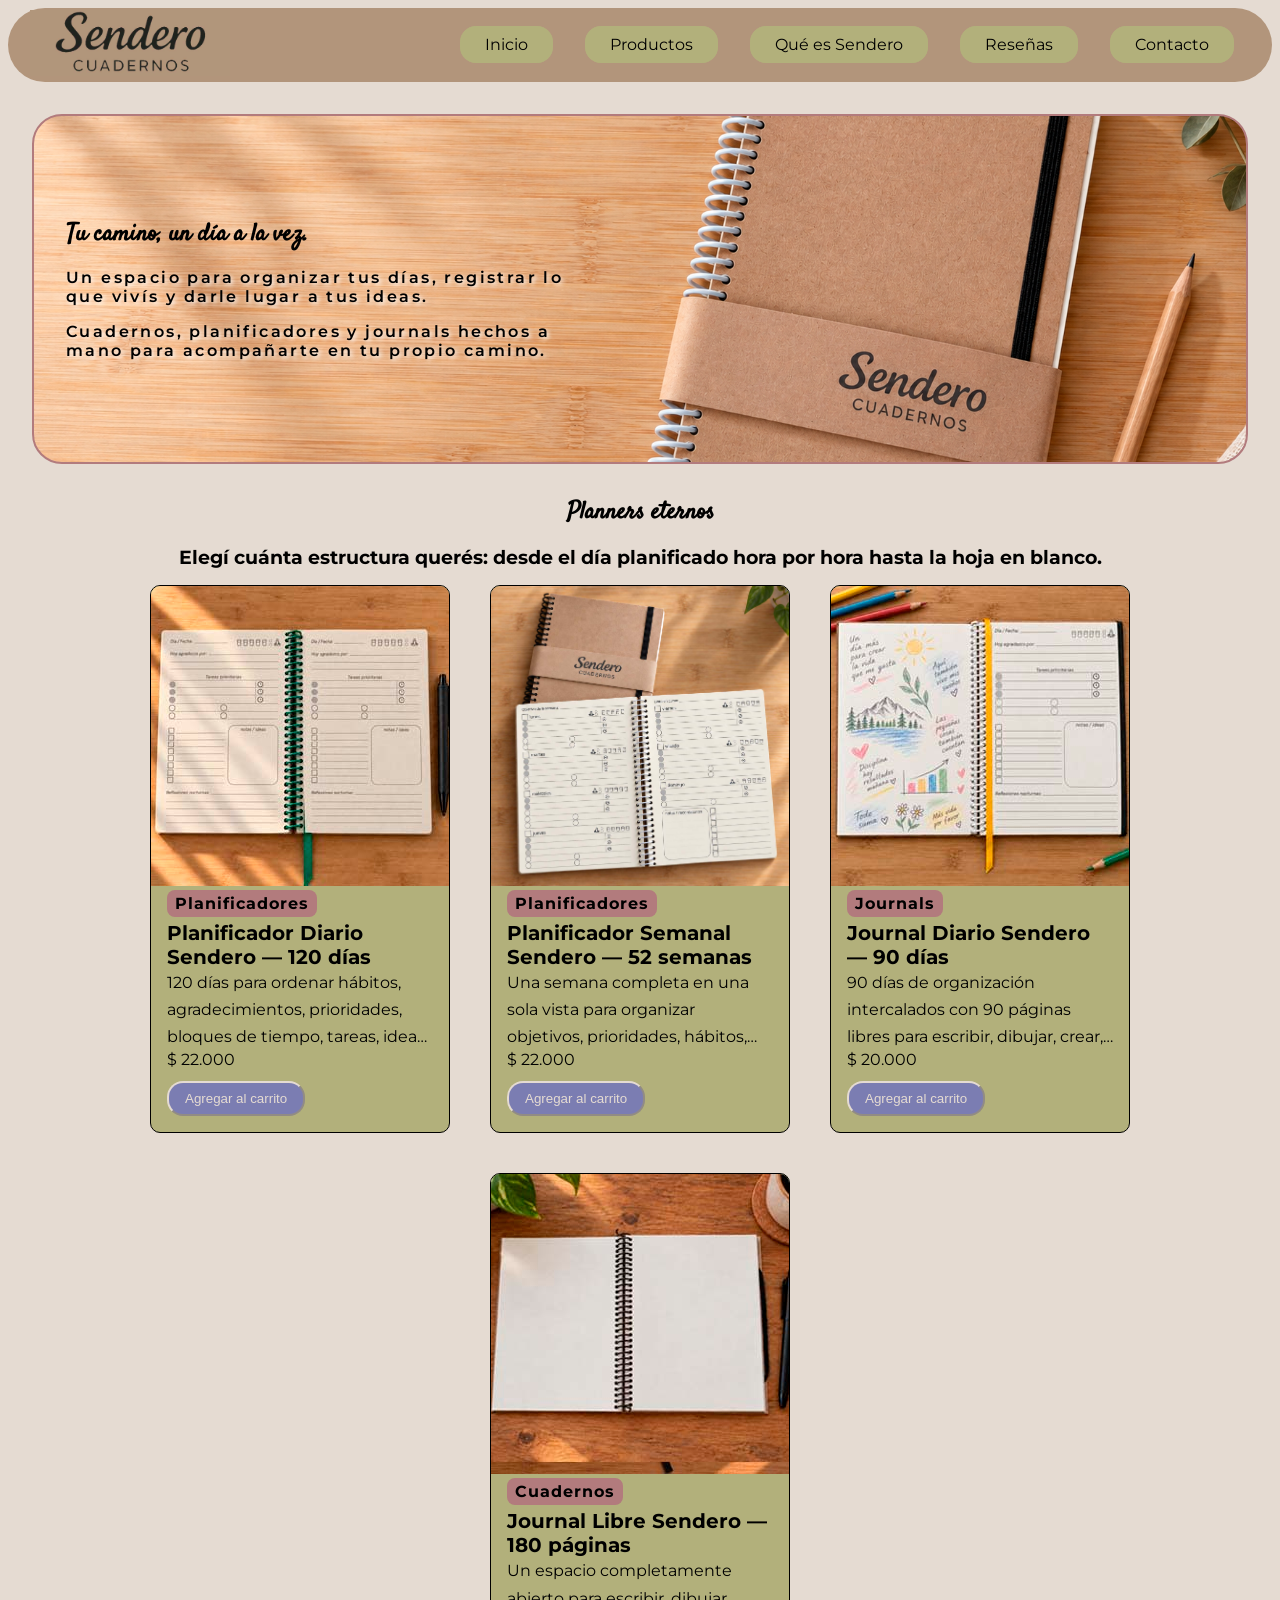
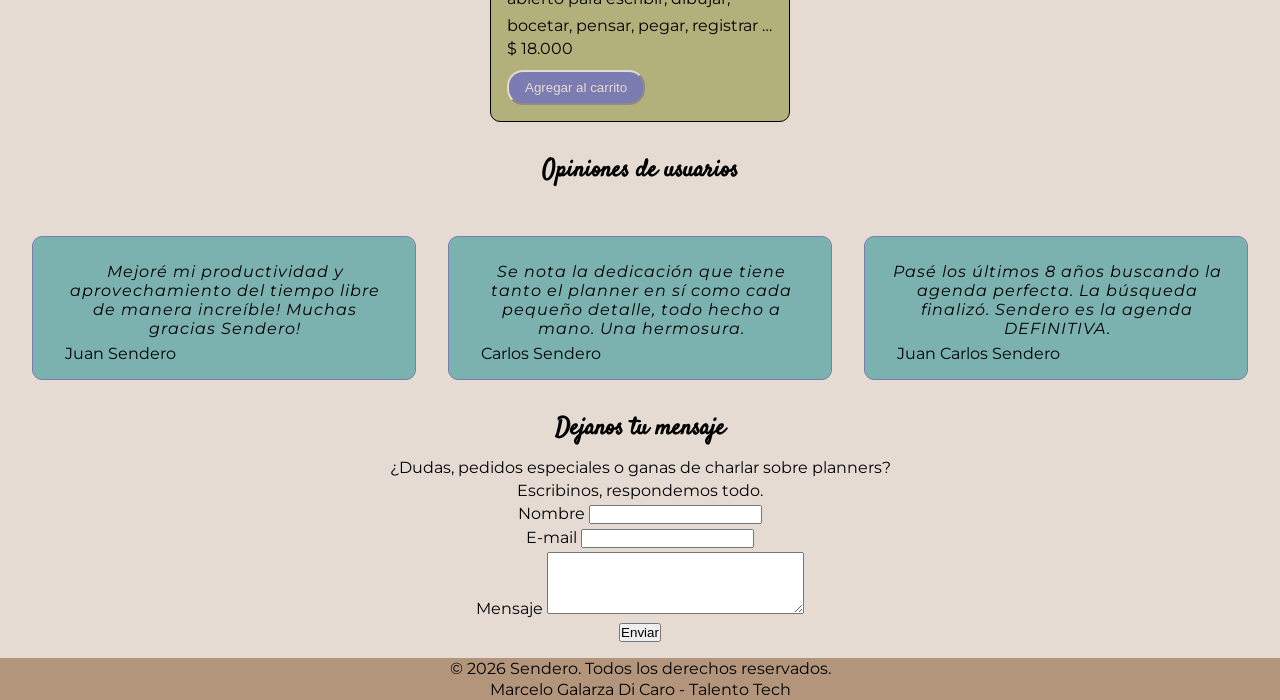
<file: index.html>
<!DOCTYPE html>
<html lang="es">
<head>
    <meta charset="UTF-8">
    <meta name="viewport" content="width=device-width, initial-scale=1.0">
    <title>Sendero</title>
    <link rel="stylesheet" href="./css/style.css">

    <link rel="preconnect" href="https://fonts.googleapis.com">
    <link rel="preconnect" href="https://fonts.gstatic.com" crossorigin>
    <link href="https://fonts.googleapis.com/css2?family=Montserrat:ital,wght@0,100..900;1,100..900&family=Satisfy&display=swap" rel="stylesheet">


</head>

<body>

    <header>
        
        <a href="./index.html">
            <img src="./assets/img/logo-sendero.jpg" alt="Logo Sendero" class="Logo">
        </a>

        <nav class="menu">
            <ul class="menu-principal">
                <li><a href="./">Inicio</a></li>
                <li><a href="#product">Productos</a></li>
                <li><a href="./pages/que-es-sendero.html">Qué es Sendero</a></li>
                <li><a href="#review">Reseñas</a></li>
                <li><a href="#contact">Contacto</a></li>
            </ul>
        </nav>

    </header>

    <main>
        <section class="container-main">
            <div class="description">
                <h1>Tu camino, un día a la vez.</h1>
                <p>Un espacio para organizar tus días, registrar lo que vivís y darle lugar a tus ideas.</p>
                <p>Cuadernos, planificadores y journals hechos a mano para acompañarte en tu propio camino.</p>
            </div>
        </section>
    </main>    
    
    <div class="container-product">

        <h2>Planners eternos</h2>
        <h3 class="description">
            Elegí cuánta estructura querés: desde el día planificado hora por hora hasta la hoja en blanco.
        </h3>
        <section id="product" class="product-container">
            

            <article class="product-card">

                <img src="./assets/img/producto-planificador-diario.jpg" alt="Planificador Diario Sendero" loading="lazy" class="product-img"> 

                <div class="product-content">
                    
                    <span class="product-category">Planificadores</span>
                    
                    <h4 class="product-title">Planificador Diario Sendero — 120 días</h4>
                    
                    <p class="product-description">120 días para ordenar hábitos, agradecimientos, prioridades, bloques de tiempo, tareas, ideas y reflexiones nocturnas.</p>
                    
                    <p class="product-price">
                        <span>$</span>
                        <span>22.000</span>
                    </p>

                    <button type="button" class="product-button">Agregar al carrito</button>


                </div>

            </article>

            <article class="product-card">

                <img src="./assets/img/producto-semanal-productivo.jpg" alt="Planificador semanal Sendero" loading="lazy" class="product-img"> 

                <div class="product-content">
                    
                    <span class="product-category">Planificadores</span>
                    
                    <h4 class="product-title">Planificador Semanal Sendero — 52 semanas</h4>
                    
                    <p class="product-description">Una semana completa en una sola vista para organizar objetivos, prioridades, hábitos, tareas y recordatorios.</p>
                    
                    <p class="product-price">
                        <span>$</span>
                        <span>22.000</span>
                    </p>

                    <button type="button" class="product-button">Agregar al carrito</button>

                </div>

            </article>


            <article class="product-card">

                <img src="./assets/img/producto-journal-diario.jpg" alt="Journal Diario Sendero" loading="lazy" class="product-img"> 

                <div class="product-content">
                    
                    <span class="product-category">Journals</span>
                    
                    <h4 class="product-title">Journal Diario Sendero — 90 días</h4>
                    
                    <p class="product-description">90 días de organización intercalados con 90 páginas libres para escribir, dibujar, crear, registrar o simplemente dejar espacio. Estructura cuando la necesitás, libertad cuando la querés.</p>
                    
                    <p class="product-price">
                        <span>$</span>
                        <span>20.000</span>
                    </p>

                    <button type="button" class="product-button">Agregar al carrito</button>


                </div>

            </article>

            <article class="product-card">

                <img src="./assets/img/producto-cuaderno-libre.jpg" alt="Journal Libre liso" loading="lazy" class="product-img"> 

                <div class="product-content">
                    
                    <span class="product-category">Cuadernos</span>
                    
                    <h4 class="product-title">Journal Libre Sendero — 180 páginas</h4>
                    
                    <p class="product-description">Un espacio completamente abierto para escribir, dibujar, bocetar, pensar, pegar, registrar o explorar sin una estructura predefinida.</p>
                    
                    <p class="product-price">
                        <span>$</span>
                        <span>18.000</span>
                    </p>

                    <button type="button" class="product-button">Agregar al carrito</button>


                </div>

            </article>
            
        
        </section>
        
    </div>

    <section id="review" class="container-review">
        <h2>Opiniones de usuarios</h2>

        <div class="review-grid">
            <article class="review-card">
                
                <p>Mejoré mi productividad y aprovechamiento del tiempo libre de manera increíble! Muchas gracias Sendero!</p>
                
                <span>Juan Sendero</span>

            </article>
            <article class="review-card">

                <p>Se nota la dedicación que tiene tanto el planner en sí como cada pequeño detalle, todo hecho a mano. Una hermosura.</p>
                
                <span>Carlos Sendero</span>

            </article>
            <article class="review-card">

                <p>Pasé los últimos 8 años buscando la agenda perfecta. La búsqueda finalizó. Sendero es la agenda DEFINITIVA.</p>
                
                <span>Juan Carlos Sendero</span>

            </article>
        </div>
    </section>    
        
    <section id="contact" class="container-contact">

        <form action="https://formspree.io/f/mljgbwgl" method="POST">
            <fieldset class="contact-field">
                <legend class="contact-legend"><h2>Dejanos tu mensaje</h2></legend>
                <p>¿Dudas, pedidos especiales o ganas de charlar sobre planners? </p>
                <p> Escribinos, respondemos todo.</p>
                <div>
                    <label for="name">Nombre</label>
                    <input type="text" id="name" name="name" required>
                </div>
                <div>
                    <label for="email">E-mail</label>
                    <input type="email" id="email" name="email" required>
                </div>
                <div>
                    <label for="message">Mensaje</label>
                    <textarea name="message" id="message" rows="4" cols="30" required></textarea>
                </div>
                
                <button type="submit">Enviar</button>
            </fieldset>
        </form>


    </section>

    <footer>
        <p>&copy; 2026 Sendero. Todos los derechos reservados.</p>
        <p>Marcelo Galarza Di Caro - Talento Tech</p>
    </footer>
    
</body>

</html>
</file>
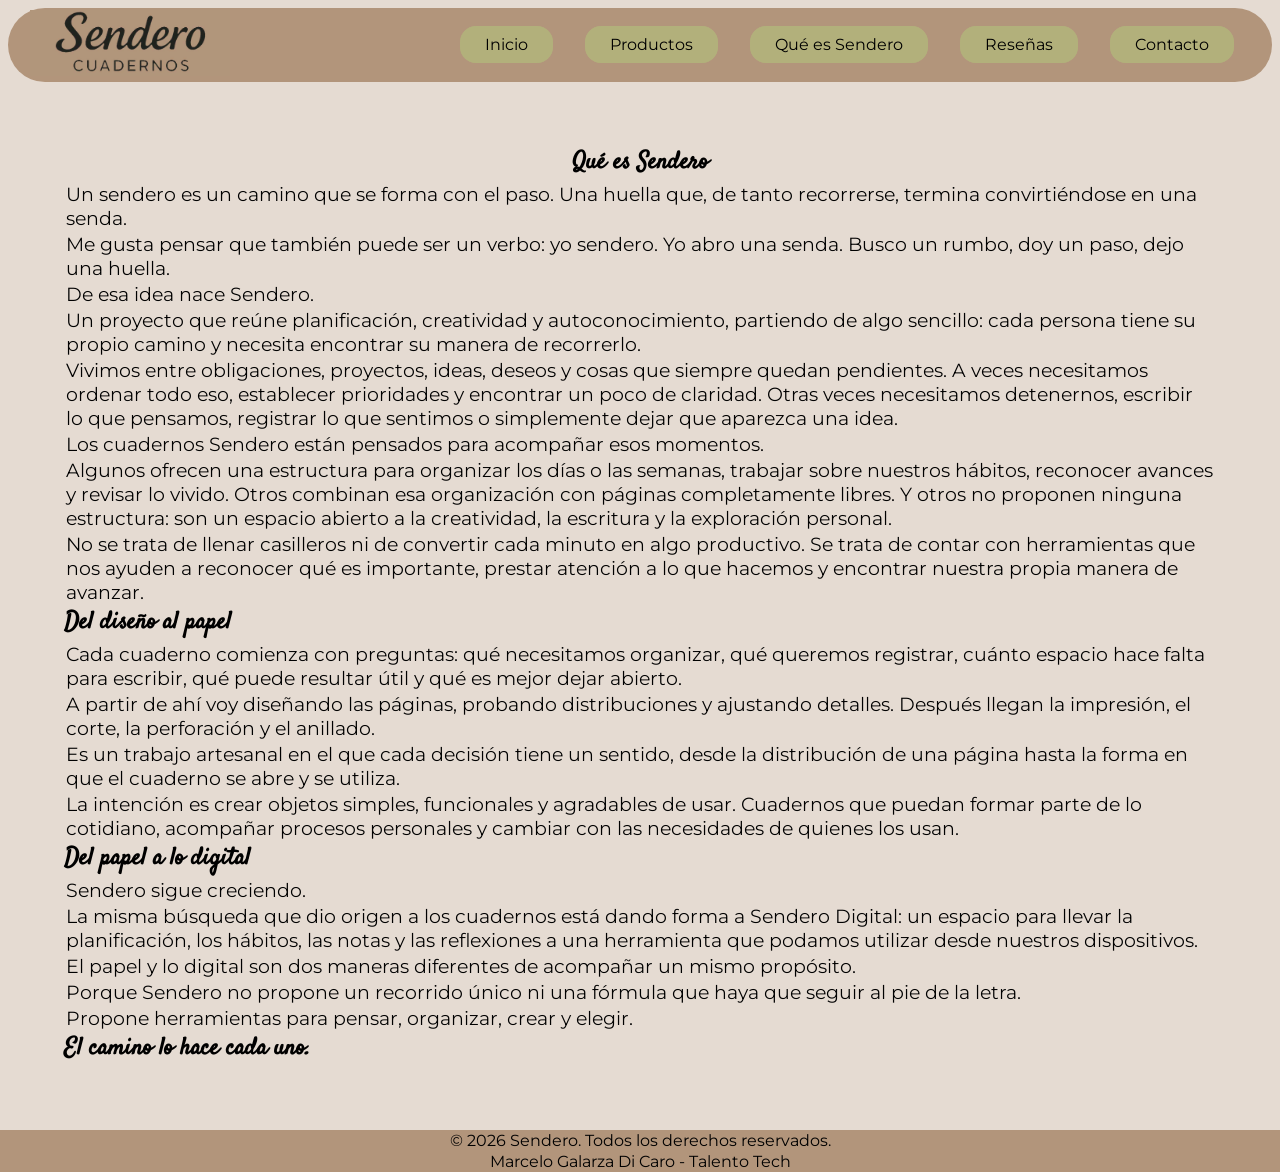
<file: pages/que-es-sendero.html>
<!DOCTYPE html>
<html lang="en">
<head>
    <meta charset="UTF-8">
    <meta name="viewport" content="width=device-width, initial-scale=1.0">
    <title>Qué es Sendero</title>
    <link rel="stylesheet" href="../css/style.css">
    
    <link rel="preconnect" href="https://fonts.googleapis.com">
    <link rel="preconnect" href="https://fonts.gstatic.com" crossorigin>
    <link href="https://fonts.googleapis.com/css2?family=Montserrat:ital,wght@0,100..900;1,100..900&family=Satisfy&display=swap" rel="stylesheet">

</head>
<body>
    <header> 
        <a href="../index.html">
            <img src="../assets/img/logo-sendero.jpg" alt="Logo Sendero" class="Logo">
        </a>
        <nav class="menu">
            <ul class="menu-principal">
                <li><a href="../index.html">Inicio</a></li>
                <li><a href="../index.html#product">Productos</a></li>
                <li><a href="#">Qué es Sendero</a></li>
                <li><a href="../index.html#review">Reseñas</a></li>
                <li><a href="../index.html#contact">Contacto</a></li>
            </ul>
        </nav>
    </header>

    <main>
        <section class="que-es-sendero">
            <h1>Qué es Sendero</h1>

            <p>
            Un sendero es un camino que se forma con el paso. Una huella que, de tanto recorrerse, termina convirtiéndose en una senda.
            </p>
            <p>
            Me gusta pensar que también puede ser un verbo: yo sendero. Yo abro una senda. Busco un rumbo, doy un paso, dejo una huella.
            </p>
            <p>
            De esa idea nace Sendero.
            </p>
            <p>
            Un proyecto que reúne planificación, creatividad y autoconocimiento, partiendo de algo sencillo: cada persona tiene su propio camino y necesita encontrar su manera de recorrerlo.
            </p>
            <p>
            Vivimos entre obligaciones, proyectos, ideas, deseos y cosas que siempre quedan pendientes. A veces necesitamos ordenar todo eso, establecer prioridades y encontrar un poco de claridad. Otras veces necesitamos detenernos, escribir lo que pensamos, registrar lo que sentimos o simplemente dejar que aparezca una idea.
            </p>
            <p>
            Los cuadernos Sendero están pensados para acompañar esos momentos.
            </p>
            <p>
            Algunos ofrecen una estructura para organizar los días o las semanas, trabajar sobre nuestros hábitos, reconocer avances y revisar lo vivido. Otros combinan esa organización con páginas completamente libres. Y otros no proponen ninguna estructura: son un espacio abierto a la creatividad, la escritura y la exploración personal.
            </p>
            <p>
            No se trata de llenar casilleros ni de convertir cada minuto en algo productivo. Se trata de contar con herramientas que nos ayuden a reconocer qué es importante, prestar atención a lo que hacemos y encontrar nuestra propia manera de avanzar.
            </p>
            <h2>
            Del diseño al papel
            </h2>
            <p>
            Cada cuaderno comienza con preguntas: qué necesitamos organizar, qué queremos registrar, cuánto espacio hace falta para escribir, qué puede resultar útil y qué es mejor dejar abierto.
            </p>
            <p>
            A partir de ahí voy diseñando las páginas, probando distribuciones y ajustando detalles. Después llegan la impresión, el corte, la perforación y el anillado.
            </p>
            <p>
            Es un trabajo artesanal en el que cada decisión tiene un sentido, desde la distribución de una página hasta la forma en que el cuaderno se abre y se utiliza.
            </p>
            <p>
            La intención es crear objetos simples, funcionales y agradables de usar. Cuadernos que puedan formar parte de lo cotidiano, acompañar procesos personales y cambiar con las necesidades de quienes los usan.
            </p>
            <h2>
            Del papel a lo digital
            </h2>
            <p>
            Sendero sigue creciendo.
            </p>
            <p>
            La misma búsqueda que dio origen a los cuadernos está dando forma a Sendero Digital: un espacio para llevar la planificación, los hábitos, las notas y las reflexiones a una herramienta que podamos utilizar desde nuestros dispositivos.
            </p>
            <p>
            El papel y lo digital son dos maneras diferentes de acompañar un mismo propósito.
            </p>
            <p>
            Porque Sendero no propone un recorrido único ni una fórmula que haya que seguir al pie de la letra.
            </p>
            <p>
            Propone herramientas para pensar, organizar, crear y elegir.
            </p>
            <h2>El camino lo hace cada uno.</h2>
        </section>
    </main>
    <footer>
        <p>&copy; 2026 Sendero. Todos los derechos reservados.</p>
        <p>Marcelo Galarza Di Caro - Talento Tech</p>
    </footer>

</body>
</html>
</file>
<file: css/style.css>
* {
    box-sizing: border-box;
    padding: 0;
    margin: 0;
}

/*Variables*/
:root{
    --color-primary: #B2957B;
    --color-secondary: #E5DBD2;
    --color-blue: #7BB2B0;
    --color-purple: #7B7DB2;
    --color-green: #B2B07B;
    --color-red: #B27B7D;
    --color-text: black;

    --font-main: "Montserrat", sans-serif;
    --font-titles: "Satisfy", cursive;

    }

html {
   font-size: 16px;
   font-family: var(--font-main);
   background-color: var(--color-secondary);
}

h1{
    font-family: var(--font-titles);
}

h2{
    font-family: var(--font-titles);
}

p{
    font-family: var(--font-main);
}
header{
    position: sticky;
    top: 8px;
    border-radius: 50px;
    margin: 0.5rem;
    z-index: 1000;
    height: auto;
    background-color: var(--color-primary);
    display: flex;
    align-items: center;
    vertical-align: center;
    justify-content: space-between;
    padding: 2px;
    
    .Logo{
        width: 200px;
        height: auto;
        margin-left: 20px;
                
    }
    
    .menu{
        margin: 1rem;

        

        .menu-principal{
            list-style: none;
            margin-right: 20px;
            display: flex;
            gap: 2rem;

            
            li {
                a {
                    padding: 0.5rem 1.5rem;
                    text-decoration: none;
                    border: 1px solid #B2B07B;
                    border-radius: 1rem;
                    color: black;
                    background-color: #B2B07B;
                    cursor: pointer;
                    
                }

                &:hover{
                    color: #B2B07B;
                    border-color: #7B7DB2;
                    border-radius: 1.1rem;
                    background-color: var(--color-secondary);
                    transform: scale(1.1);
                }

            }
        }
    }
}

.container-main{
    margin: 2rem;
    min-height: 350px;
    border: 2px solid var(--color-red);
    border-radius: 30px;
    padding: 3rem 2rem;
    background-image: url("../assets/img/fondo-container-main.png");
    background-size: cover;
    background-position: right center;
    background-repeat: no-repeat;
    display: flex;
    align-items: center;


    .description {
        width: 45%;
        max-width: 500px;

        p {
            margin-top: 1rem;
            font-weight: 600;
            letter-spacing: 0.15rem;
            text-shadow: 2px 2px 4px white;
        }
    }
}

.container-product {
    margin: 2rem auto;
    width: 100%;
    text-align: center;


    .description {
            padding: 1rem;
        }

    .product-container {
        display: flex;
        flex-wrap: wrap;
        justify-content: center;
        align-content: center;
        gap: 2.5rem;
        
        
        
        .product-card {
            border: 1px solid;
            border-radius: 10px;
            width: 300px;
            overflow: hidden;
            background-color: var(--color-green);
            transition: 0.5s all;

            .product-img {
                width: 100%;
                height: 300px;
                object-fit: cover;
                display: block;
            }

            .product-content {
                text-align: left;
                padding: 0.5rem 1rem 1rem;

                .product-category {
                    background-color: var(--color-red);
                    font-weight: bold;
                    letter-spacing: 1px;
                    padding: 0.25rem 0.5rem;
                    border-radius: 0.5rem;
                }

                .product-title{
                    font-size: 1.25rem;
                    font-weight: bold;
                    margin-top: 0.5rem;
                }

                .product-description {
                    display: -webkit-box;
                    -webkit-box-orient: vertical;
                    -webkit-line-clamp: 3;
                    line-clamp: 3;
                    overflow: hidden;
                    text-overflow: ellipsis;
                    line-height: 1.7;
                }

                .product-button {
                    text-align: center;
                    padding: 0.5rem 1rem;
                    border-radius: 1rem;
                    color: var(--color-secondary);
                    background-color: var(--color-purple);
                    border-color: var(--color-secondary);
                    margin-top: 0.75rem;
                }
                .product-button:hover{
                    transform: scale(1.1);
                    border-color: #7B7DB2;

                }
            }
            &:hover{
                transform: scale(1.1);
                box-shadow: 4px 4px 4px var(--color-primary);
            }
        }

    }
}

.container-review{
    text-align: center;

    .review-grid{
        margin: 2rem;
        display: grid;
        grid-template-columns: repeat(auto-fit, minmax(300px, 1fr));
        gap: 2rem;
        padding-top: 1rem;

        .review-card{
            border: 1px solid var(--color-purple);
            background-color: #7BB2B0;
            border-radius: 10px;
            padding: 1.5rem 1.5rem 2.5rem;
            position: relative;
            transition: 0.3s all;
            gap: 1rem;
            
            p{
                margin: 1px 1px 1px 3px;
                font-style: italic;
                letter-spacing: 1px;

            }

            span{
                margin-top: 1rem;
                position: absolute;
                bottom: 1rem;
                left: 2rem;
            }

        }
        .review-card:hover{
            transform: translateY(-10px);
            box-shadow: 5px 5px var(--color-purple);
        }

    }
}

.container-contact{
    text-align: center;
    margin: 1rem;
    
    .contact-field{
        border: none;

        .contact-legend{
            margin-bottom: 8px;
        }

        p{
            margin: 4px;
        }

        div {
            margin: 4px;
        }
    }

}



footer{
    text-align: center;
    background-color: var(--color-primary);
    p{
        padding: 1px;
    }
}

.que-es-sendero{
    margin: 2rem;
    padding: 2rem;

    h1{
        text-align: center;
    }
    p{
        font-size: 1.2rem;
        font-weight: 375;
        margin: 2px;
    }
}

@media screen and (max-width: 800px) {
    header {
        flex-direction: column;

        ul {
            flex-wrap: wrap;
            justify-content: center;
        }
    }
}
</file>
